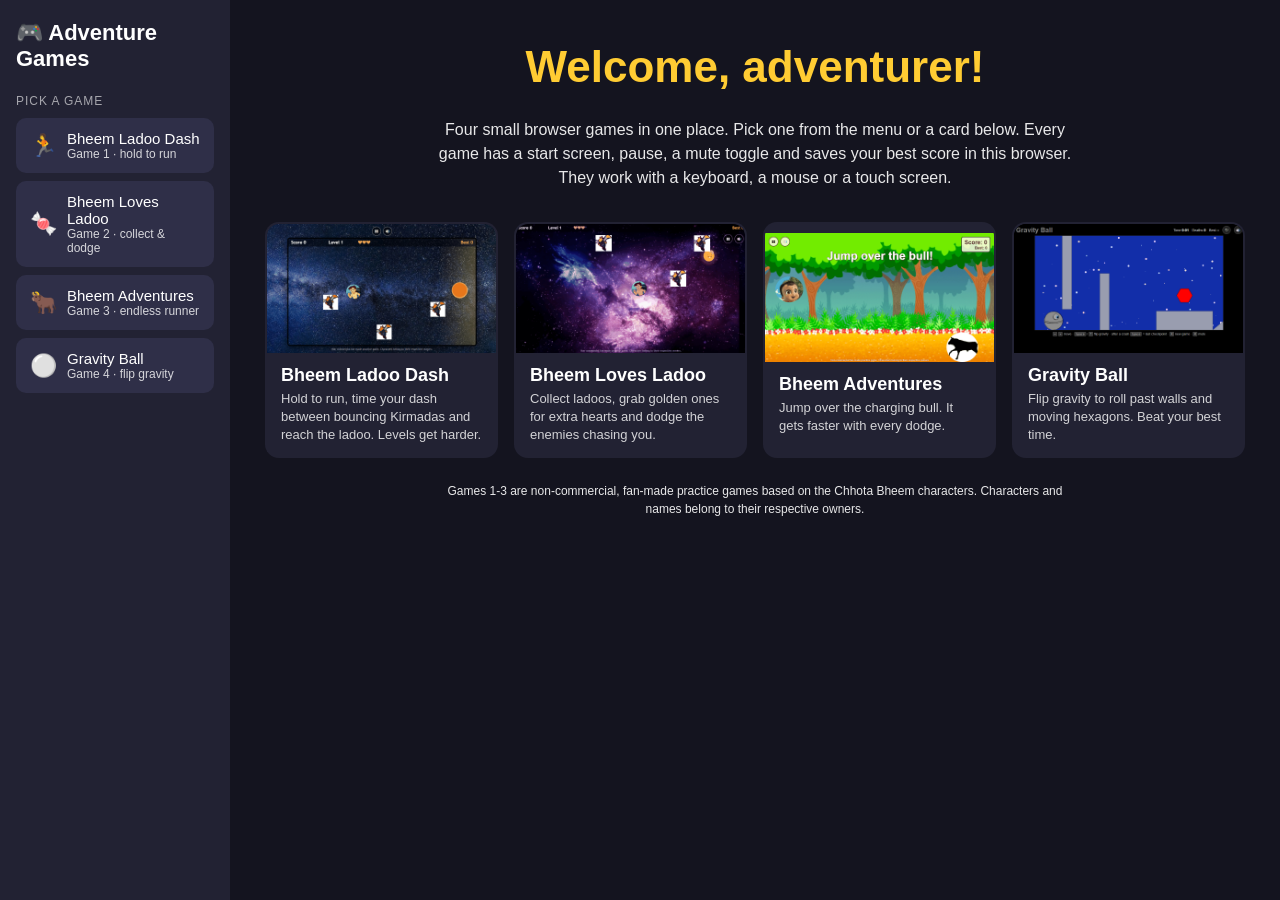
<file: index.html>
<!DOCTYPE html>
<html lang="en">
<head>
    <meta charset="UTF-8">
    <meta name="viewport" content="width=device-width, initial-scale=1.0">
    <title>Adventure Games</title>
    <style>
        * { box-sizing: border-box; }
        html, body { height: 100%; }
        body {
            font-family: "Trebuchet MS", Arial, sans-serif;
            margin: 0;
            display: flex;
            overflow: hidden;
            background: #14141f;
            color: #fff;
        }
        #sidebar {
            width: 230px;
            flex-shrink: 0;
            background: #222233;
            padding: 20px 16px;
            display: flex;
            flex-direction: column;
            gap: 8px;
            overflow-y: auto;
        }
        #sidebar h1 { font-size: 22px; margin: 0 0 8px; cursor: pointer; }
        #sidebar .label { font-size: 12px; text-transform: uppercase; letter-spacing: .08em; opacity: .6; margin: 6px 0 2px; }
        .game-btn {
            display: flex;
            align-items: center;
            gap: 10px;
            width: 100%;
            padding: 10px 12px;
            font: inherit;
            font-size: 15px;
            text-align: left;
            border: 2px solid transparent;
            background: #2f2f48;
            color: #fff;
            cursor: pointer;
            border-radius: 10px;
            transition: background-color .2s, border-color .2s;
        }
        .game-btn:hover { background: #3c3c5c; }
        .game-btn.active { background: #ff8c1a; border-color: #ffd08a; }
        .game-btn .emoji { font-size: 22px; }
        .game-btn small { display: block; font-size: 12px; opacity: .8; }
        #fullLink { margin-top: auto; font-size: 13px; color: #9ecbff; }
        #fullLink[hidden] { display: none; }
        #main { flex-grow: 1; position: relative; height: 100vh; }
        #gameFrame { width: 100%; height: 100%; border: none; display: block; background: #000; }
        #gameFrame[hidden] { display: none; }
        #welcome {
            height: 100%;
            overflow-y: auto;
            padding: 32px 24px;
            display: flex;
            flex-direction: column;
            align-items: center;
            text-align: center;
        }
        #welcome[hidden] { display: none; }
        #welcome h2 { font-size: clamp(28px, 5vw, 44px); margin: 10px 0; color: #ffcc33; }
        #welcome > p { max-width: 640px; line-height: 1.5; opacity: .9; }
        .cards {
            display: grid;
            grid-template-columns: repeat(auto-fit, minmax(220px, 1fr));
            gap: 16px;
            width: min(100%, 980px);
            margin-top: 16px;
        }
        .card {
            background: #222233;
            border-radius: 14px;
            overflow: hidden;
            cursor: pointer;
            text-align: left;
            border: 2px solid transparent;
            transition: transform .2s, border-color .2s;
            font: inherit;
            color: inherit;
            padding: 0;
        }
        .card:hover, .card:focus-visible { transform: translateY(-3px); border-color: #ff8c1a; }
        .card img { width: 100%; aspect-ratio: 16 / 9; object-fit: cover; display: block; background: #000; }
        .card div { padding: 12px 14px; }
        .card h3 { margin: 0 0 4px; font-size: 18px; }
        .card p { margin: 0; font-size: 13px; opacity: .8; line-height: 1.4; }
        .disclaimer { font-size: 12px; opacity: .55; margin-top: 24px; max-width: 640px; }

        /* Phones / narrow screens: sidebar becomes a top bar */
        @media (max-width: 760px) {
            body { flex-direction: column; }
            #sidebar {
                width: 100%;
                flex-direction: row;
                align-items: center;
                padding: 8px;
                gap: 6px;
                overflow-x: auto;
                overflow-y: hidden;
                scrollbar-width: none;
            }
            #sidebar h1 { font-size: 16px; margin: 0 6px 0 2px; white-space: nowrap; }
            #sidebar .label, .game-btn small, #fullLink { display: none; }
            .game-btn { width: auto; flex-shrink: 0; padding: 6px 10px; font-size: 14px; white-space: nowrap; }
            .game-btn .emoji { font-size: 18px; }
            #main { height: auto; flex-grow: 1; min-height: 0; }
        }
    </style>
</head>
<body>
    <nav id="sidebar" aria-label="Games">
        <h1 id="homeLink" title="Home">&#127918; Adventure Games</h1>
        <div class="label">Pick a game</div>
        <button class="game-btn" data-game="1"><span class="emoji">&#127939;</span><span>Bheem Ladoo Dash<small>Game 1 &middot; hold to run</small></span></button>
        <button class="game-btn" data-game="2"><span class="emoji">&#127852;</span><span>Bheem Loves Ladoo<small>Game 2 &middot; collect &amp; dodge</small></span></button>
        <button class="game-btn" data-game="3"><span class="emoji">&#128002;</span><span>Bheem Adventures<small>Game 3 &middot; endless runner</small></span></button>
        <button class="game-btn" data-game="4"><span class="emoji">&#9898;</span><span>Gravity Ball<small>Game 4 &middot; flip gravity</small></span></button>
        <a id="fullLink" href="#" target="_blank" rel="noopener" hidden>Open this game full screen &#8599;</a>
    </nav>

    <main id="main">
        <section id="welcome">
            <h2>Welcome, adventurer!</h2>
            <p>Four small browser games in one place. Pick one from the menu or a card below. Every game has a start screen, pause, a mute toggle and saves your best score in this browser. They work with a keyboard, a mouse or a touch screen.</p>
            <div class="cards">
                <button class="card" data-game="1"><img src="screenshots/game1.png" alt="" loading="lazy"><div><h3>Bheem Ladoo Dash</h3><p>Hold to run, time your dash between bouncing Kirmadas and reach the ladoo. Levels get harder.</p></div></button>
                <button class="card" data-game="2"><img src="screenshots/game2.png" alt="" loading="lazy"><div><h3>Bheem Loves Ladoo</h3><p>Collect ladoos, grab golden ones for extra hearts and dodge the enemies chasing you.</p></div></button>
                <button class="card" data-game="3"><img src="screenshots/game3.png" alt="" loading="lazy"><div><h3>Bheem Adventures</h3><p>Jump over the charging bull. It gets faster with every dodge.</p></div></button>
                <button class="card" data-game="4"><img src="screenshots/game4.png" alt="" loading="lazy"><div><h3>Gravity Ball</h3><p>Flip gravity to roll past walls and moving hexagons. Beat your best time.</p></div></button>
            </div>
            <p class="disclaimer">Games 1-3 are non-commercial, fan-made practice games based on the Chhota Bheem characters. Characters and names belong to their respective owners.</p>
        </section>
        <iframe id="gameFrame" title="Game" allow="autoplay; fullscreen" hidden></iframe>
    </main>

    <script>
        (function () {
            var frame = document.getElementById("gameFrame");
            var welcome = document.getElementById("welcome");
            var fullLink = document.getElementById("fullLink");
            var games = { 1: "Game1/index.html", 2: "Game2/index.html", 3: "Game3/index.html", 4: "Game4/index.html" };

            function selectGame(id, fromHash) {
                var src = games[id];
                document.querySelectorAll(".game-btn").forEach(function (b) {
                    var on = b.getAttribute("data-game") === String(id);
                    b.classList.toggle("active", on);
                    if (on) {
                        b.setAttribute("aria-current", "true");
                        if (b.scrollIntoView) b.scrollIntoView({ block: "nearest", inline: "nearest" });
                    } else b.removeAttribute("aria-current");
                });
                if (!src) {
                    frame.hidden = true;
                    frame.removeAttribute("src"); // stops any game music
                    welcome.hidden = false;
                    fullLink.hidden = true;
                    if (!fromHash) history.replaceState(null, "", location.pathname);
                    return;
                }
                welcome.hidden = true;
                frame.hidden = false;
                if (frame.getAttribute("src") !== src) frame.src = src;
                fullLink.href = src;
                fullLink.hidden = false;
                if (!fromHash) history.replaceState(null, "", "#game" + id);
                frame.focus();
            }

            // Give the game keyboard focus once it has loaded
            frame.addEventListener("load", function () {
                try { frame.contentWindow.focus(); } catch (e) { frame.focus(); }
            });

            document.querySelectorAll("[data-game]").forEach(function (el) {
                el.addEventListener("click", function () { selectGame(el.getAttribute("data-game")); });
            });
            document.getElementById("homeLink").addEventListener("click", function () { selectGame(null); });

            function fromHash() {
                var m = /^#game([1-4])$/.exec(location.hash);
                selectGame(m ? m[1] : null, true);
            }
            window.addEventListener("hashchange", fromHash);
            fromHash();

            window.selectGame = selectGame; // kept for backwards compatibility
        })();
    </script>
</body>
</html>
</file>
